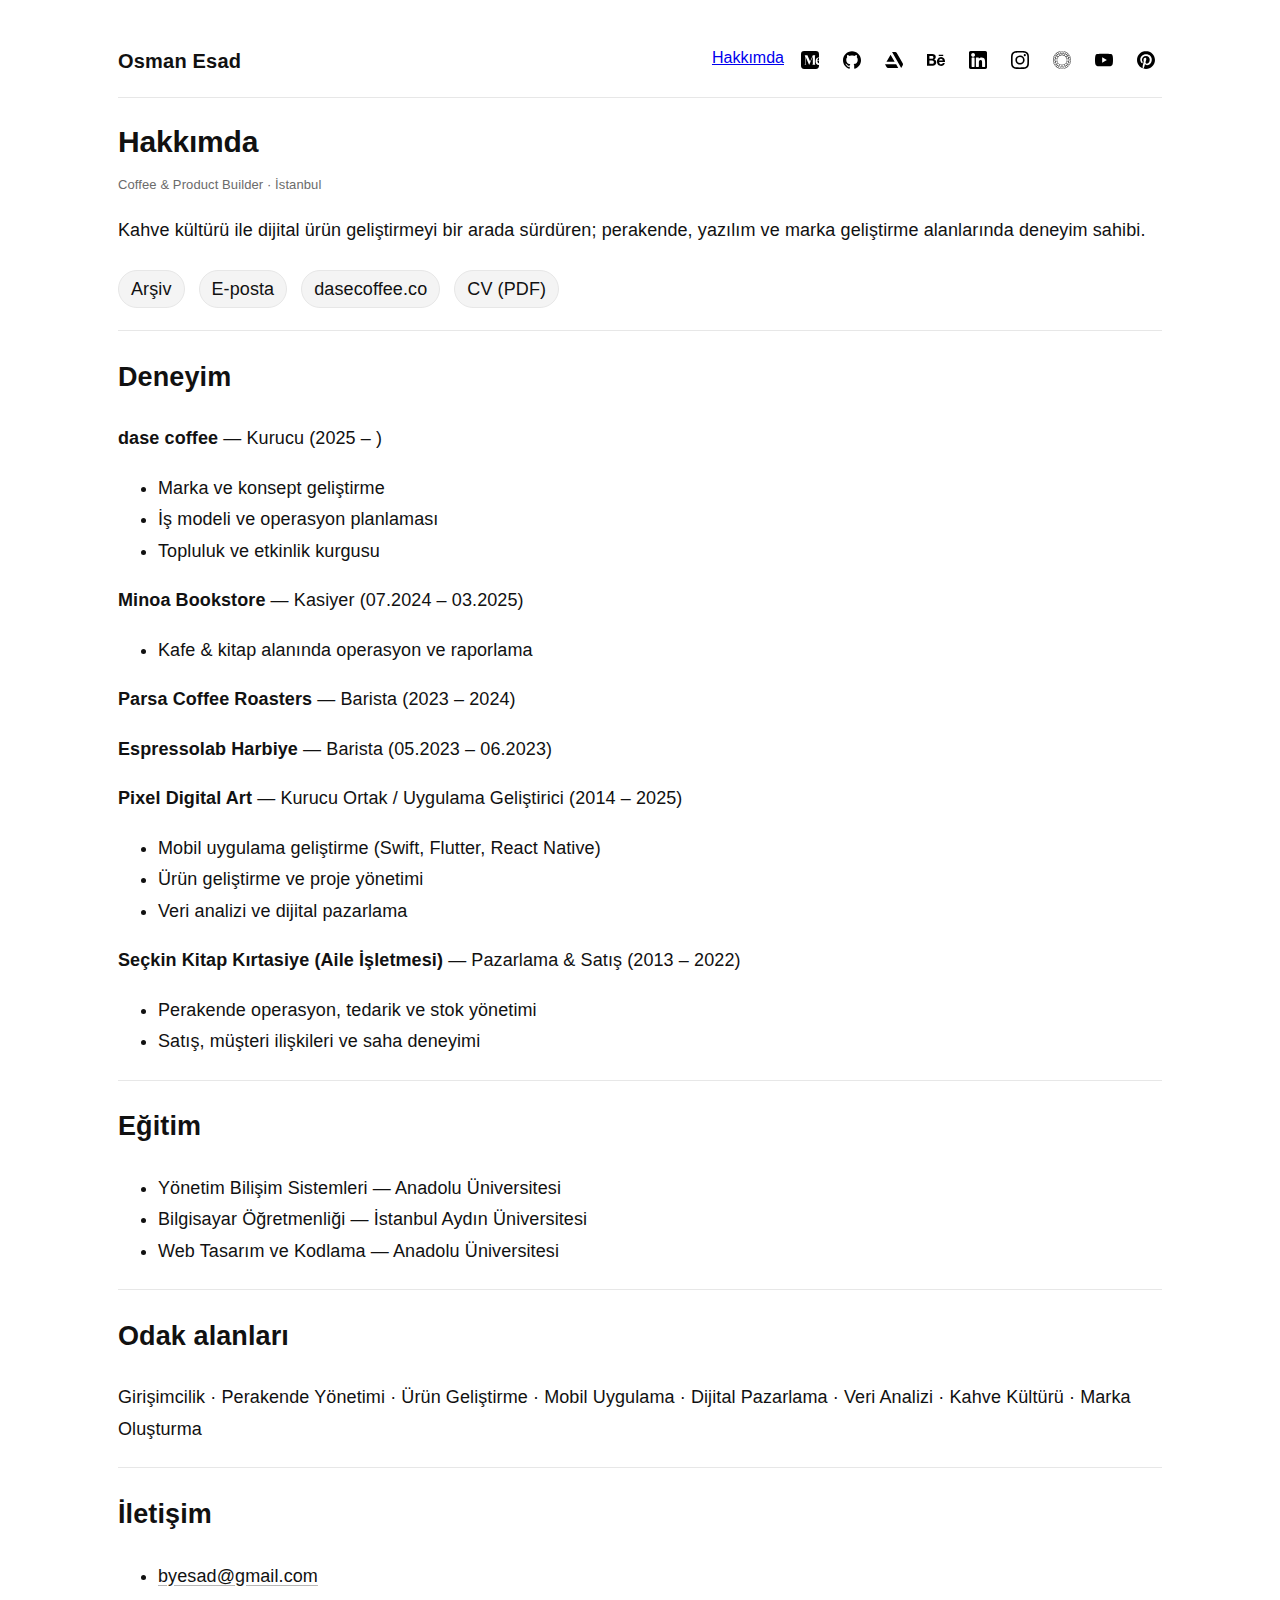
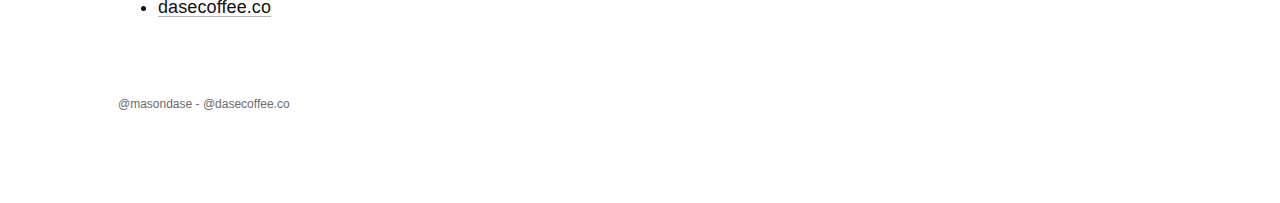
<file: about.html>
<!DOCTYPE html>
<html lang="tr">
<head>
  <meta charset="UTF-8" />
  <meta name="viewport" content="width=device-width, initial-scale=1.0" />
  <link rel="icon" href="./triquetra.png" type="image/x-icon" />
  <title>Osman Esad — Hakkımda</title>
  <meta name="description" content="Osman Esad Hoşbak — Coffee & Product Builder. CV, deneyim ve iletişim." />
  <link rel="stylesheet" href="styles.css" />
</head>
<body>

  <main class="shell">

    <header>
      <a class="name" href="index.html" aria-label="Ana sayfaya dön">Osman Esad</a>

      <nav class="iconLinks" aria-label="Bağlantılar">
        <a class="textLink active" href="about.html" aria-current="page">Hakkımda</a>

        <a class="social" href="https://osmanesad.medium.com/" target="_blank" title="Medium" rel="noopener">
          <img src="assets/icons/medium.svg" alt="Medium">
        </a>

        <a class="social" href="https://github.com/osmanesad" target="_blank" title="GitHub" rel="noopener">
          <img src="assets/icons/github.svg" alt="GitHub">
        </a>

        <a class="social" href="https://www.artstation.com/masondase" target="_blank" title="ArtStation" rel="noopener">
          <img src="assets/icons/artstation.svg" alt="ArtStation">
        </a>

        <a class="social" href="https://www.behance.net/osmanesad" target="_blank" title="Behance" rel="noopener">
          <img src="assets/icons/behance.svg" alt="Behance">
        </a>

        <a class="social" href="https://www.linkedin.com/in/osmanesad/" target="_blank" title="LinkedIn" rel="noopener">
          <img src="assets/icons/linkedin.svg" alt="LinkedIn">
        </a>

        <a class="social" href="https://www.instagram.com/masondase/" target="_blank" title="Instagram" rel="noopener">
          <img src="assets/icons/instagram.svg" alt="Instagram">
        </a>

        <a class="social" href="https://vsco.co/osmanesad/gallery" target="_blank" title="VSCO" rel="noopener">
          <img src="assets/icons/vsco.svg" alt="VSCO">
        </a>

        <a class="social" href="https://youtube.com/@osmanesad?si=cu8vE3Sx6dMPpb2N" target="_blank" title="YouTube" rel="noopener">
          <img src="assets/icons/youtube.svg" alt="YouTube">
        </a>

        <a class="social" href="https://www.pinterest.com/g0324d/" target="_blank" title="Pinterest" rel="noopener">
          <img src="assets/icons/pinterest.svg" alt="Pinterest">
        </a>
      </nav>
    </header>

    <div class="divider"></div>

    <article>
      <h1>Hakkımda</h1>
      <div class="dateLine">Coffee &amp; Product Builder · İstanbul</div>

      <p>
        Kahve kültürü ile dijital ürün geliştirmeyi bir arada sürdüren; perakende, yazılım ve marka geliştirme
        alanlarında deneyim sahibi.
      </p>

      <div class="actions" style="flex-wrap:wrap">
        <a class="action" href="archive.html" style="text-decoration:none">Arşiv</a>
        <a class="action" href="mailto:byesad@gmail.com" style="text-decoration:none">E-posta</a>
        <a class="action" href="https://dasecoffee.co" target="_blank" rel="noopener" style="text-decoration:none">dasecoffee.co</a>
        <a class="action" href="assets/Osman_Esad_Hosbak_CV.pdf" target="_blank" rel="noopener" style="text-decoration:none">CV (PDF)</a>
      </div>

      <hr />

      <h2>Deneyim</h2>

      <p><strong>dase coffee</strong> — Kurucu (2025 – )</p>
      <ul>
        <li>Marka ve konsept geliştirme</li>
        <li>İş modeli ve operasyon planlaması</li>
        <li>Topluluk ve etkinlik kurgusu</li>
      </ul>

      <p><strong>Minoa Bookstore</strong> — Kasiyer (07.2024 – 03.2025)</p>
      <ul>
        <li>Kafe &amp; kitap alanında operasyon ve raporlama</li>
      </ul>

      <p><strong>Parsa Coffee Roasters</strong> — Barista (2023 – 2024)</p>
      <p><strong>Espressolab Harbiye</strong> — Barista (05.2023 – 06.2023)</p>

      <p><strong>Pixel Digital Art</strong> — Kurucu Ortak / Uygulama Geliştirici (2014 – 2025)</p>
      <ul>
        <li>Mobil uygulama geliştirme (Swift, Flutter, React Native)</li>
        <li>Ürün geliştirme ve proje yönetimi</li>
        <li>Veri analizi ve dijital pazarlama</li>
      </ul>

      <p><strong>Seçkin Kitap Kırtasiye (Aile İşletmesi)</strong> — Pazarlama &amp; Satış (2013 – 2022)</p>
      <ul>
        <li>Perakende operasyon, tedarik ve stok yönetimi</li>
        <li>Satış, müşteri ilişkileri ve saha deneyimi</li>
      </ul>

      <hr />

      <h2>Eğitim</h2>
      <ul>
        <li>Yönetim Bilişim Sistemleri — Anadolu Üniversitesi</li>
        <li>Bilgisayar Öğretmenliği — İstanbul Aydın Üniversitesi</li>
        <li>Web Tasarım ve Kodlama — Anadolu Üniversitesi</li>
      </ul>

      <hr />

      <h2>Odak alanları</h2>
      <p class="muted">
        Girişimcilik · Perakende Yönetimi · Ürün Geliştirme · Mobil Uygulama · Dijital Pazarlama · Veri Analizi ·
        Kahve Kültürü · Marka Oluşturma
      </p>

      <hr />

      <h2>İletişim</h2>
      <ul>
        <li><a href="mailto:byesad@gmail.com">byesad@gmail.com</a></li>
        <li><a href="https://dasecoffee.co" target="_blank" rel="noopener">dasecoffee.co</a></li>
      </ul>
    </article>

    <footer>@masondase - @dasecoffee.co</footer>
  </main>

  <button class="toTop" id="toTop" aria-label="Sayfa başına dön" title="Yukarı">↑</button>

  <script>
    const btn = document.getElementById("toTop");
    const onScroll = () => {
      if (window.scrollY > 500) btn.classList.add("show");
      else btn.classList.remove("show");
    };
    window.addEventListener("scroll", onScroll, { passive: true });
    btn.addEventListener("click", () => window.scrollTo({ top: 0, behavior: "smooth" }));
    onScroll();
  </script>

</body>
</html>
</file>
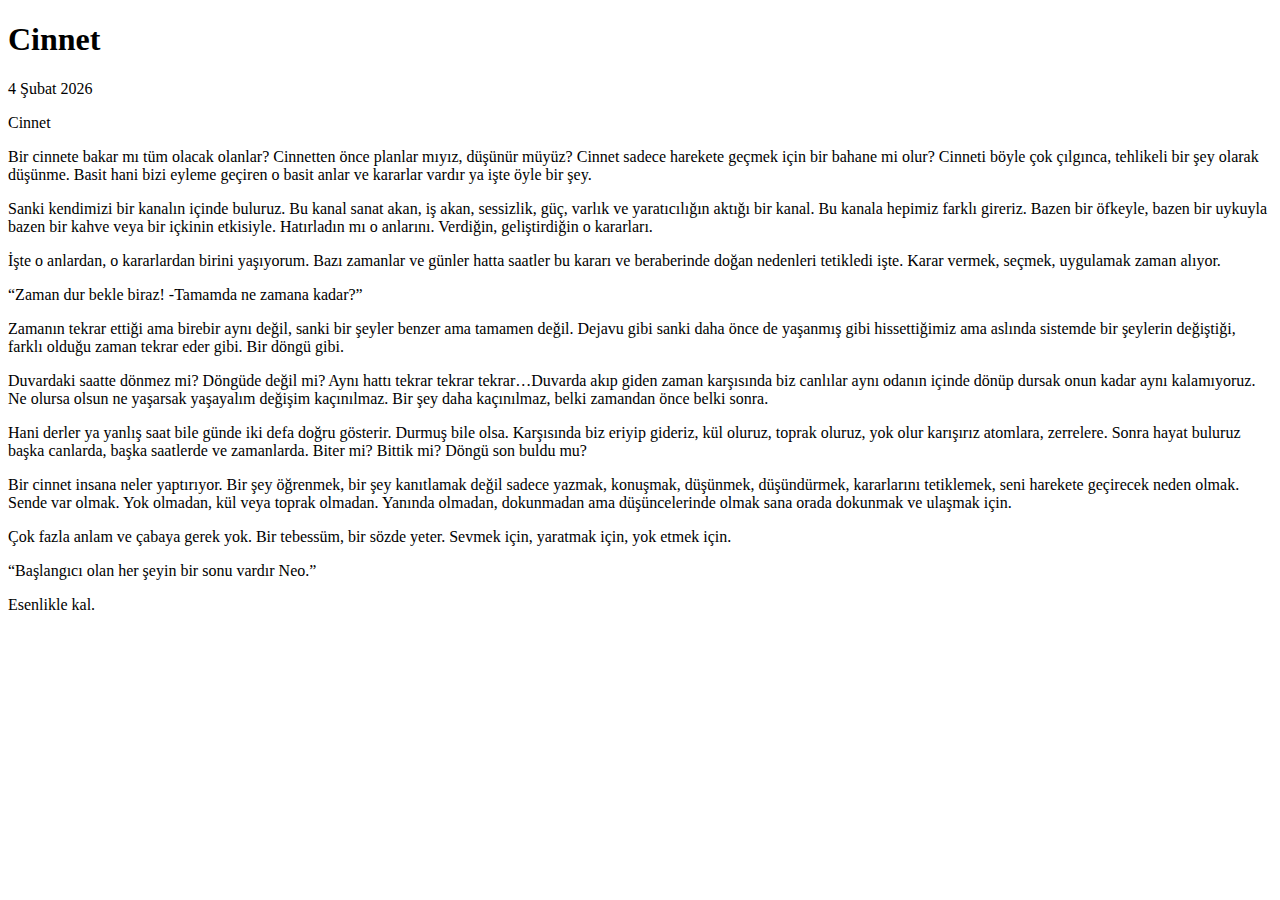
<file: posts/cinnet.html>
<!DOCTYPE html>
<html lang="tr">
<head>
  <meta charset="UTF-8" />
  <meta name="viewport" content="width=device-width, initial-scale=1.0" />
  <title>Cinnet</title>
  <meta name="description" content="Cinnet üzerine kısa bir deneme." />
</head>
<body>
  <article class="post">
    <header>
      <h1>Cinnet</h1>
      <time datetime="2026-02-04">4 Şubat 2026</time>
    </header>
    <p>Cinnet</p>

    <p>Bir cinnete bakar mı tüm olacak olanlar? Cinnetten önce planlar mıyız, düşünür müyüz? Cinnet sadece harekete geçmek için bir bahane mi olur? Cinneti böyle çok çılgınca, tehlikeli bir şey olarak düşünme. Basit hani bizi eyleme geçiren o basit anlar ve kararlar vardır ya işte öyle bir şey.</p>

    <p>Sanki kendimizi bir kanalın içinde buluruz. Bu kanal sanat akan, iş akan, sessizlik, güç, varlık ve yaratıcılığın aktığı bir kanal. Bu kanala hepimiz farklı gireriz. Bazen bir öfkeyle, bazen bir uykuyla bazen bir kahve veya bir içkinin etkisiyle. Hatırladın mı o anlarını. Verdiğin, geliştirdiğin o kararları.</p>

    <p>İşte o anlardan, o kararlardan birini yaşıyorum. Bazı zamanlar ve günler hatta saatler bu kararı ve beraberinde doğan nedenleri tetikledi işte. Karar vermek, seçmek, uygulamak zaman alıyor.</p>

    <p>“Zaman dur bekle biraz! -Tamamda ne zamana kadar?”</p>

    <p>Zamanın tekrar ettiği ama birebir aynı değil, sanki bir şeyler benzer ama tamamen değil. Dejavu gibi sanki daha önce de yaşanmış gibi hissettiğimiz ama aslında sistemde bir şeylerin değiştiği, farklı olduğu zaman tekrar eder gibi. Bir döngü gibi.</p>

    <p>Duvardaki saatte dönmez mi? Döngüde değil mi? Aynı hattı tekrar tekrar tekrar…Duvarda akıp giden zaman karşısında biz canlılar aynı odanın içinde dönüp dursak onun kadar aynı kalamıyoruz. Ne olursa olsun ne yaşarsak yaşayalım değişim kaçınılmaz. Bir şey daha kaçınılmaz, belki zamandan önce belki sonra.</p>

    <p>Hani derler ya yanlış saat bile günde iki defa doğru gösterir. Durmuş bile olsa. Karşısında biz eriyip gideriz, kül oluruz, toprak oluruz, yok olur karışırız atomlara, zerrelere. Sonra hayat buluruz başka canlarda, başka saatlerde ve zamanlarda. Biter mi? Bittik mi? Döngü son buldu mu?</p>

    <p>Bir cinnet insana neler yaptırıyor. Bir şey öğrenmek, bir şey kanıtlamak değil sadece yazmak, konuşmak, düşünmek, düşündürmek, kararlarını tetiklemek, seni harekete geçirecek neden olmak. Sende var olmak. Yok olmadan, kül veya toprak olmadan. Yanında olmadan, dokunmadan ama düşüncelerinde olmak sana orada dokunmak ve ulaşmak için.</p>

    <p>Çok fazla anlam ve çabaya gerek yok. Bir tebessüm, bir sözde yeter. Sevmek için, yaratmak için, yok etmek için.</p>

    <p>“Başlangıcı olan her şeyin bir sonu vardır Neo.”</p>

    <p>Esenlikle kal.</p>


  </article>
</body>
</html>
</file>
<file: styles.css>
:root{
  --bg:#ffffff;--text:#111111;--muted:#6b6b6b;--line:#e7e7e7;
  --chip:#f4f4f4;--chipText:#111;--shadow: rgba(0,0,0,0.04);
  --fontSize:18px;
}

*{box-sizing:border-box;}
html,body{height:100%;}
body{
  margin:0;background:var(--bg);color:var(--text);
  font-family:-apple-system,BlinkMacSystemFont,"SF Pro Text","SF Pro Display","Segoe UI",Roboto,Helvetica,Arial,"Apple Color Emoji","Segoe UI Emoji";
  line-height:1.75;-webkit-font-smoothing:antialiased;text-rendering:optimizeLegibility;
}

.shell{max-width:1080px;margin:0 auto;padding:44px 18px 88px;}
header{display:flex;align-items:flex-start;justify-content:space-between;gap:16px;margin-bottom:18px;}
.name{
  font-size:20px;
  font-weight:600;
  letter-spacing:0.2px;
  color:var(--text);
  text-decoration:none;
}

.name:hover{
  opacity:.55; /* çok hafif bir geri bildirim */
}


/* Layout: içerik + sağ menü */
.layout{display:grid;grid-template-columns: 1fr 260px;gap:28px;align-items:start;margin-top:18px;}
.page{max-width:760px;padding-right:2px;}

aside{
  position:sticky;top:14px;align-self:start;
  border:none;background:transparent;box-shadow:none;overflow:visible;
  padding-left:12px;border-left:1px solid var(--line);
}
.asideHeader{display:flex;align-items:center;justify-content:space-between;gap:10px;padding:0 0 10px;border-bottom:1px solid var(--line);margin-bottom:10px;}
.asideTitle{font-size:12px;color:var(--muted);letter-spacing:0.2px;}
.asideActions{display:flex;gap:8px;align-items:center;}

.asideBtn{
  border:none;background:transparent;color:var(--muted);
  border-radius:999px;height:30px;padding:0 10px;cursor:pointer;font-size:13px;
  text-decoration:none;display:inline-flex;align-items:center;
}
.asideBtn:hover{color:var(--text);background:var(--chip);}
.asideBtn:active{transform:translateY(1px);}

.postList{list-style:none;padding:0;margin:0;display:flex;flex-direction:column;gap:8px;max-height:calc(100vh - 190px);overflow:auto;}
.postLink{display:block;text-decoration:none;color:var(--text);padding:6px 2px;border-radius:10px;}
.postLink:hover{background:color-mix(in srgb, var(--chip) 55%, transparent);}
.postLink[aria-current="true"]{background:color-mix(in srgb, var(--chip) 75%, transparent);}
.postMeta{display:block;font-size:12px;color:var(--muted);margin-top:2px;}

.toolbar{
  display:flex;align-items:center;justify-content:space-between;gap:12px;
  padding:10px 12px;border:1px solid var(--line);border-radius:14px;
  background:color-mix(in srgb, var(--bg) 90%, #fff 10%);
  box-shadow:0 6px 20px var(--shadow);margin:10px 0 24px;
}
.group{display:flex;align-items:center;gap:10px;min-width:0;}
.label{font-size:12px;color:var(--muted);white-space:nowrap;}
.seg{display:flex;gap:6px;align-items:center;}
.iconBtn{
  width:34px;height:34px;border-radius:10px;border:1px solid var(--line);
  background:var(--chip);color:var(--chipText);display:grid;place-items:center;cursor:pointer;user-select:none;
}
.iconBtn:hover{filter:brightness(0.98);}
.iconBtn:active{transform:translateY(1px);}

.dots{display:flex;gap:8px;align-items:center;}
.dot{width:16px;height:16px;border-radius:999px;border:1px solid color-mix(in srgb, var(--text) 18%, transparent);cursor:pointer;position:relative;overflow:hidden;}
.dot[aria-pressed="true"]::after{content:"";position:absolute;inset:3px;border-radius:999px;border:1.5px solid color-mix(in srgb, var(--text) 55%, transparent);}

.divider{height:1px;background:var(--line);margin:18px 0 26px;}

article{font-size:var(--fontSize);letter-spacing:0.1px;}
article h1{font-size:30px;line-height:1.2;margin:0 0 14px;font-weight:700;letter-spacing:-0.2px;}
.dateLine{font-size:13px;color:var(--muted);margin-bottom:18px;}
article p{margin:0 0 18px;}
article blockquote{margin:0 0 18px;padding:0 0 0 14px;border-left:2px solid var(--line);color:color-mix(in srgb, var(--text) 82%, var(--muted) 18%);}
article pre{padding:12px 14px;border-radius:14px;border:1px solid var(--line);background:color-mix(in srgb, var(--chip) 65%, var(--bg) 35%);overflow:auto;}
article hr{border:none;border-top:1px solid var(--line);margin:22px 0;}
article a{color:inherit;text-decoration:underline;text-decoration-color:color-mix(in srgb, var(--text) 30%, transparent);text-underline-offset:3px;}

.actions{display:flex;align-items:center;gap:14px;margin-top:24px;}
.action{
  display:inline-flex;align-items:center;gap:8px;border:1px solid var(--line);
  background:var(--chip);color:var(--chipText);padding:9px 12px;border-radius:999px;cursor:pointer;user-select:none;
}
.action:hover{filter:brightness(0.98);}
.action:active{transform:translateY(1px);}
.count{font-size:13px;color:var(--muted);padding-left:2px;}
.heart,
.plane{width:15px;height:15px;display:block;}
/* --- HEART (like) clipping fix --- */
/* --- Heart: clip + alignment fix (safe) --- */
.action{ line-height: 1; }

.action .heart{
  overflow: visible;   /* SVG stroke taşarsa kesilmesin */
}



.liked .heartPath{fill:#e11d48;stroke:#e11d48;}



footer{margin-top:70px;color:var(--muted);font-size:12px;}

/* Archive page */
.shell-archive{max-width:920px;}
.archiveHeader{display:flex;align-items:baseline;justify-content:space-between;gap:12px;flex-wrap:wrap;margin-bottom:18px;}
.archiveTitle{font-size:22px;font-weight:700;letter-spacing:-0.2px;margin:0;}
.archiveMeta{font-size:13px;color:var(--muted);}
.archiveTopbar{display:flex;gap:10px;align-items:center;flex-wrap:wrap;}
.archiveControls{display:flex;gap:10px;align-items:center;flex-wrap:wrap;margin:18px 0 14px;}
.archiveSearch{border:1px solid var(--line);border-radius:999px;padding:10px 12px;font-size:14px;min-width:260px;background:#fff;color:var(--text);}
.archiveList2{list-style:none;padding:0;margin:18px 0 0;display:flex;flex-direction:column;gap:10px;}
.archiveItem{border:1px solid var(--line);background:color-mix(in srgb, var(--bg) 92%, #fff 8%);border-radius:16px;padding:12px 12px;}
.archiveItem a{text-decoration:none;color:var(--text);}
.archiveItem a:hover{text-decoration:underline;}
.archiveItem .t{font-weight:650;}
.archiveItem .e{font-size:13px;color:var(--muted);margin-top:6px;}
.archiveItem .d{font-size:12px;color:var(--muted);margin-top:8px;}

@media (max-width:920px){
  .layout{grid-template-columns:1fr;}
  aside{position:relative;top:auto;padding-left:0;border-left:none;border-top:1px solid var(--line);padding-top:14px;}
  .postList{max-height:none;}
  
}

/* ================================
   Medium içerik – responsive fix
   ================================ */

/* Görseller ve medya elemanları taşmasın */
#content img,
#content video,
#content iframe,
#content embed,
#content object {
  max-width: 100%;
  height: auto;
  display: block;
}

/* Medium bazen inline width verir → ez */
#content img {
  width: auto !important;
}

/* Figure / caption düzeni */
#content figure {
  margin: 0 0 18px;
}

#content figcaption {
  font-size: 12px;
  color: var(--muted);
  margin-top: 8px;
  line-height: 1.4;
}

/* Uzun kelime / link / code taşmaları */
#content {
  overflow-wrap: anywhere;
  word-break: break-word;
}

/* Geniş code blokları yatay kayabilsin */
#content pre {
  max-width: 100%;
  overflow-x: auto;
}

/* YouTube / iframe embed’ler */
#content iframe {
  width: 100%;
  max-width: 100%;
  aspect-ratio: 16 / 9;
  border: none;
}

/* --- Archive timeline --- */
.timeline{
  display:flex;
  flex-wrap:wrap;
  gap:10px;
  margin: 10px 0 18px;
}

.timeline button{
  border:none;
  background:transparent;
  color:var(--muted);
  font-size:13px;
  cursor:pointer;
  padding:4px 6px;
  border-radius:6px;
}

.timeline button:hover{
  color:var(--text);
  background:var(--chip);
}

/* --- Scroll to top button --- */
.toTop{
  position: fixed;
  right: 16px;
  bottom: 16px;
  width: 42px;
  height: 42px;
  border-radius: 999px;
  border: 1px solid var(--line);
  background: var(--chip);
  color: var(--text);
  cursor: pointer;
  display: grid;
  place-items: center;
  box-shadow: 0 10px 30px var(--shadow);
  opacity: 0;
  pointer-events: none;
  transform: translateY(6px);
  transition: opacity .15s ease, transform .15s ease;
}

.toTop.show{
  opacity: 1;
  pointer-events: auto;
  transform: translateY(0);
}

.toTop:hover{ filter: brightness(0.98); }
.toTop:active{ transform: translateY(1px); }

/* --- Mobile quick posts access --- */
.mobileMenuBtn{
  display:none;
  
  background:transparent;
  color:var(--muted);
  font-size:14px;
  padding:6px 10px;
  border-radius:999px;
  cursor:pointer;
}
.mobileMenuBtn:hover{ color:var(--text); background:var(--chip); }

/* Drawer (mobile) */
.drawerBackdrop{
  position:fixed;
  inset:0;
  background: rgba(0,0,0,0.25);
  backdrop-filter: blur(6px);
  z-index: 50;
}

.drawer{
  position:fixed;
  left:0; right:0; bottom:0;
  background: var(--bg);
  border-top:1px solid var(--line);
  border-radius: 16px 16px 0 0;
  padding: 10px 12px 14px;
  z-index: 60;
  max-height: 72vh;
  overflow:auto;
  box-shadow: 0 -18px 40px var(--shadow);
}

.drawerTop{
  display:flex;
  align-items:center;
  justify-content:space-between;
  gap:10px;
  padding: 6px 2px 10px;
  border-bottom: 1px solid var(--line);
  margin-bottom: 10px;
}

.drawerTitle{ font-size:12px; color:var(--muted); letter-spacing:.2px; }

.drawerClose{
  border:1px solid var(--line);
  background: var(--chip);
  color: var(--text);
  border-radius: 10px;
  width: 34px;
  height: 34px;
  cursor:pointer;
}

.drawerList{
  list-style:none;
  padding:0;
  margin:0;
  display:flex;
  flex-direction:column;
  gap:6px;
}

.drawerLink{
  display:block;
  text-decoration:none;
  color:var(--text);
  padding: 10px 10px;
  border-radius: 12px;
}
.drawerLink:hover{ background: var(--chip); }

.drawerMeta{ display:block; font-size:12px; color:var(--muted); margin-top:4px; }

.drawerArchive{
  display:inline-flex;
  margin-top: 10px;
  text-decoration:none;
  color:var(--muted);
  padding: 8px 10px;
  border-radius: 999px;
}
.drawerArchive:hover{ color:var(--text); background: var(--chip); }

/* Mobilde header’a “Yazılar” butonu aç */
@media (max-width: 920px){
  header{ align-items:center; }
  .mobileMenuBtn{ display:inline-flex; }
}

/* --- Like heart final fix --- */
.action{
  line-height: 1;
}

.action .heart{
  overflow: visible;
  flex-shrink: 0;
}

/* ===============================
   Social icons (brand SVG imgs)
   =============================== */

.iconLinks{
  display:flex;
  gap:10px;
  flex-wrap:wrap;
  justify-content:flex-end;
}

.social{
  width:32px;
  height:32px;
  display:grid;
  place-items:center;
  border-radius:10px;
  text-decoration:none;
  transition: background .15s ease, transform .15s ease;
}

.social img{
  width:18px;
  height:18px;
  display:block;
}

.social:hover{
  background: var(--chip);
  transform: translateY(-1px);
}

.social:active{
  transform: translateY(0);
}

@media (max-width: 920px){
  .iconLinks{
    justify-content:flex-start;
  }
}

.build-badge {
  margin-top: 14px;
  font-size: 12px;
  opacity: .75;
}

.build-badge a {
  text-decoration: none;
  border-bottom: 1px solid currentColor;
}
</file>
